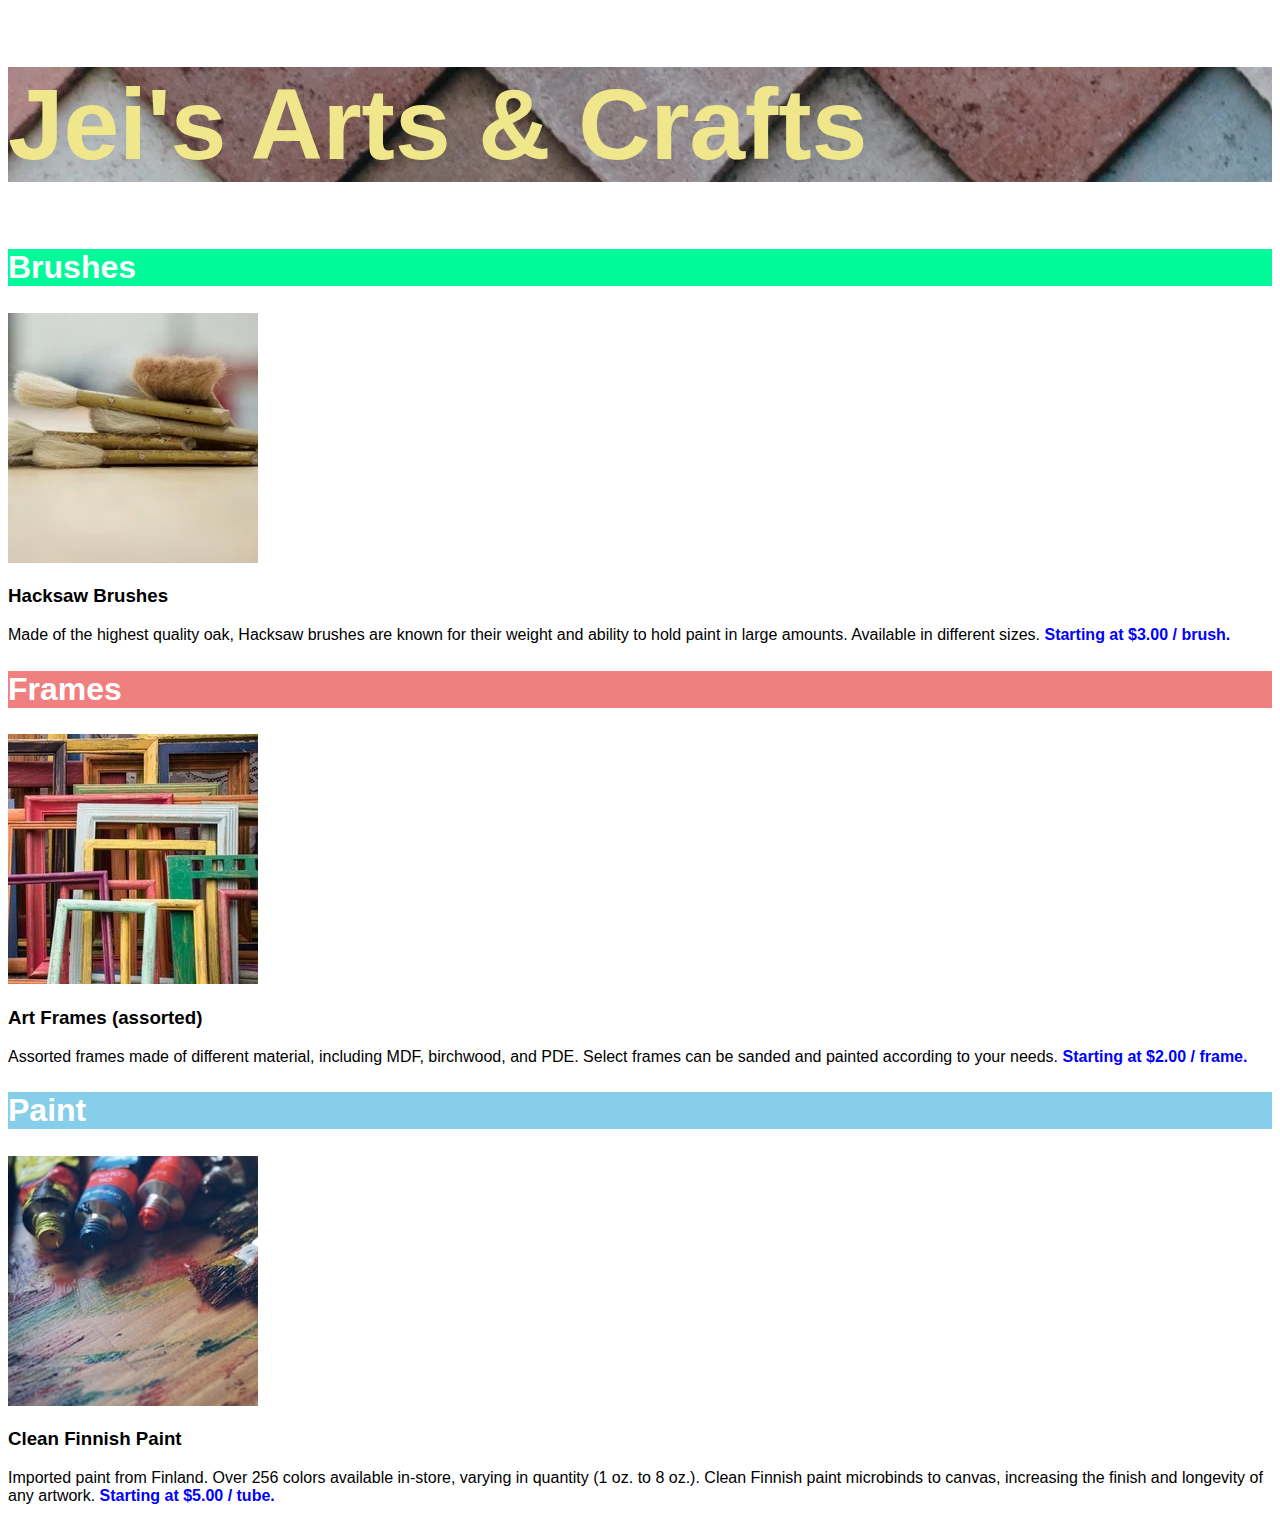
<file: pc001/index.html>
<!DOCTYPE html>
<html>
  <head>
    <title>Jei's Arts & Crafts</title>
    <link href="style.css" rel="stylesheet" />
  </head>

  <body>
    <header>
      <h1>Jei's Arts & Crafts</h1>
    </header>

    <main>
      <div class="brushes">
        <h2 class="title">Brushes</h2>
        <img src="photos/hacksaw.webp" class="image" />
        <figcaption class="caption">
          <h3>Hacksaw Brushes</h3>
        </figcaption>
        <p>
          Made of the highest quality oak, Hacksaw brushes are known for their
          weight and ability to hold paint in large amounts. Available in
          different sizes. <span class="price">Starting at $3.00 / brush.</span>
        </p>
      </div>
      <div class="frames">
        <h2 class="title">Frames</h2>
        <img src="photos/frames.webp" class="image" />
        <figcaption class="caption">
          <h3>Art Frames (assorted)</h3>
        </figcaption>
        <p>
          Assorted frames made of different material, including MDF, birchwood,
          and PDE. Select frames can be sanded and painted according to your
          needs. <span class="price">Starting at $2.00 / frame.</span>
        </p>
      </div>
      <div class="paint">
        <h2 class="title">Paint</h2>
        <img src="photos/finnish.jpeg" class="image" />
        <figcaption class="caption">
          <h3>Clean Finnish Paint</h3>
        </figcaption>
        <p>
          Imported paint from Finland. Over 256 colors available in-store,
          varying in quantity (1 oz. to 8 oz.). Clean Finnish paint microbinds
          to canvas, increasing the finish and longevity of any artwork.
          <span class="price">Starting at $5.00 / tube.</span>
        </p>
      </div>
    </main>
  </body>
</html>
</file>
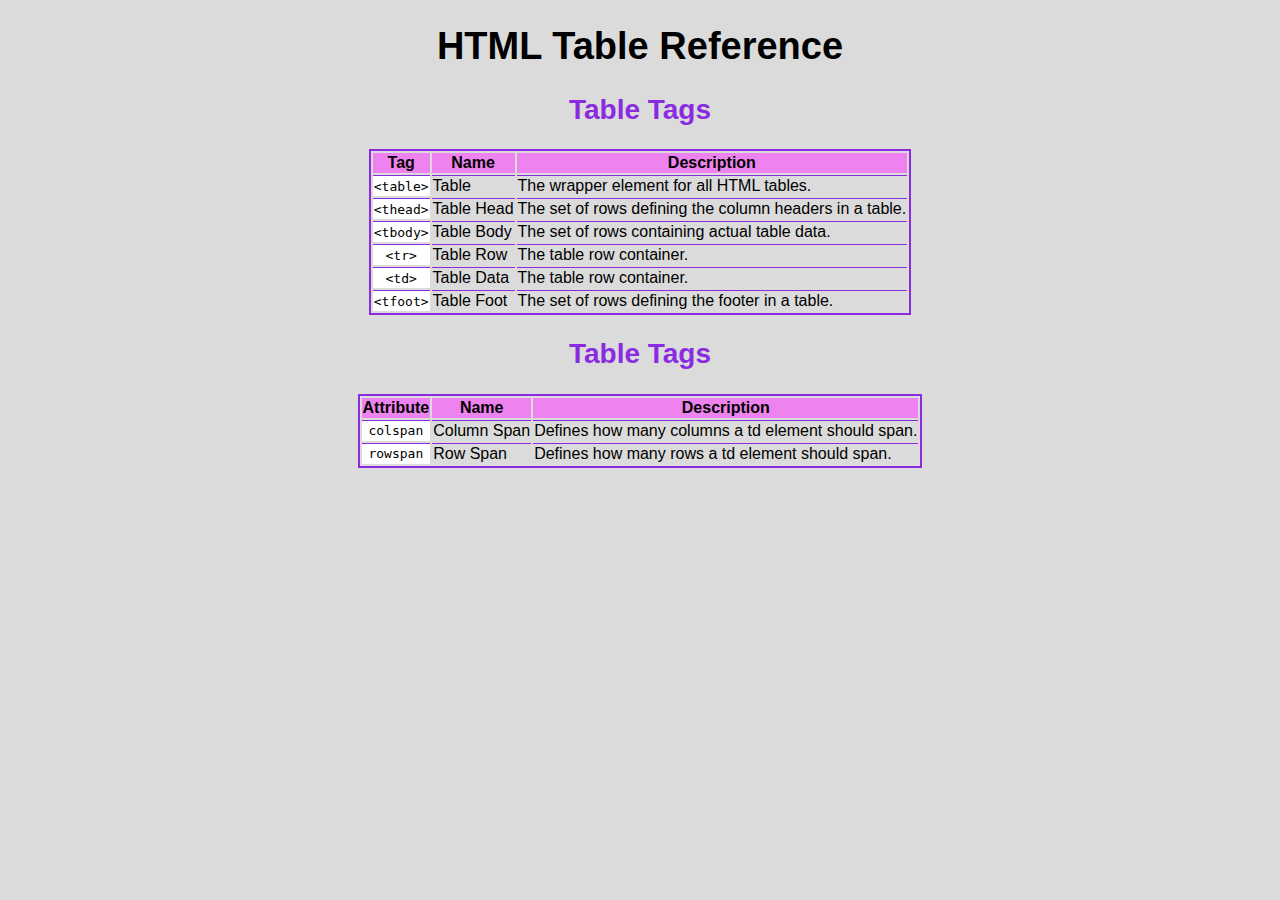
<file: pc002_table/index.html>
<!DOCTYPE html>
<html>
    <head>
        <title>HTML Table</title>
        <link href="style.css" rel="stylesheet">
    </head>

    <body>
        <h1 class="title">HTML Table Reference</h1>
        <h2 class="tableName">Table Tags</h2>
        <table>
            <thead>
                <th>Tag</th>
                <th>Name</th>
                <th>Description</th>
            </thead>
            <tbody>
                <tr>
                    <th>&lt;table&gt;</th>
                    <td>Table</td>
                    <td>The wrapper element for all HTML tables.</td>
                </tr>
                <tr>
                    <th>&lt;thead&gt;</th>
                    <td>Table Head</td>
                    <td>The set of rows defining the column headers in a table.</td>
                </tr>
                <tr>
                    <th>&lt;tbody&gt;</th>
                    <td>Table Body</td>
                    <td>The set of rows containing actual table data.</td>
                </tr>
                <tr>
                    <th>&lt;tr&gt;</th>
                    <td>Table Row</td>
                    <td>The table row container.</td>
                </tr>
                <tr>
                    <th>&lt;td&gt;</th>
                    <td>Table Data</td>
                    <td>The table row container.</td>
                </tr>
                <tr>
                    <th>&lt;tfoot&gt;</th>
                    <td>Table Foot</td>
                    <td>The set of rows defining the footer in a table.</td>
                </tr>
            </tbody>
        </table>

        <h2 class="tableName">Table Tags</h2>
        <table>
            <thead>
                <th>Attribute</th>
                <th>Name</th>
                <th>Description</th>
            </thead>
            <tbody>
                <tr>
                    <th>colspan</th>
                    <td>Column Span</td>
                    <td>Defines how many columns a td element should span.</td>
                </tr>
                <tr>
                    <th>rowspan</th>
                    <td>Row Span</td>
                    <td>Defines how many rows a td element should span.</td>
                </tr>
            </tbody>
        </table>
    </body>
</html>
</file>
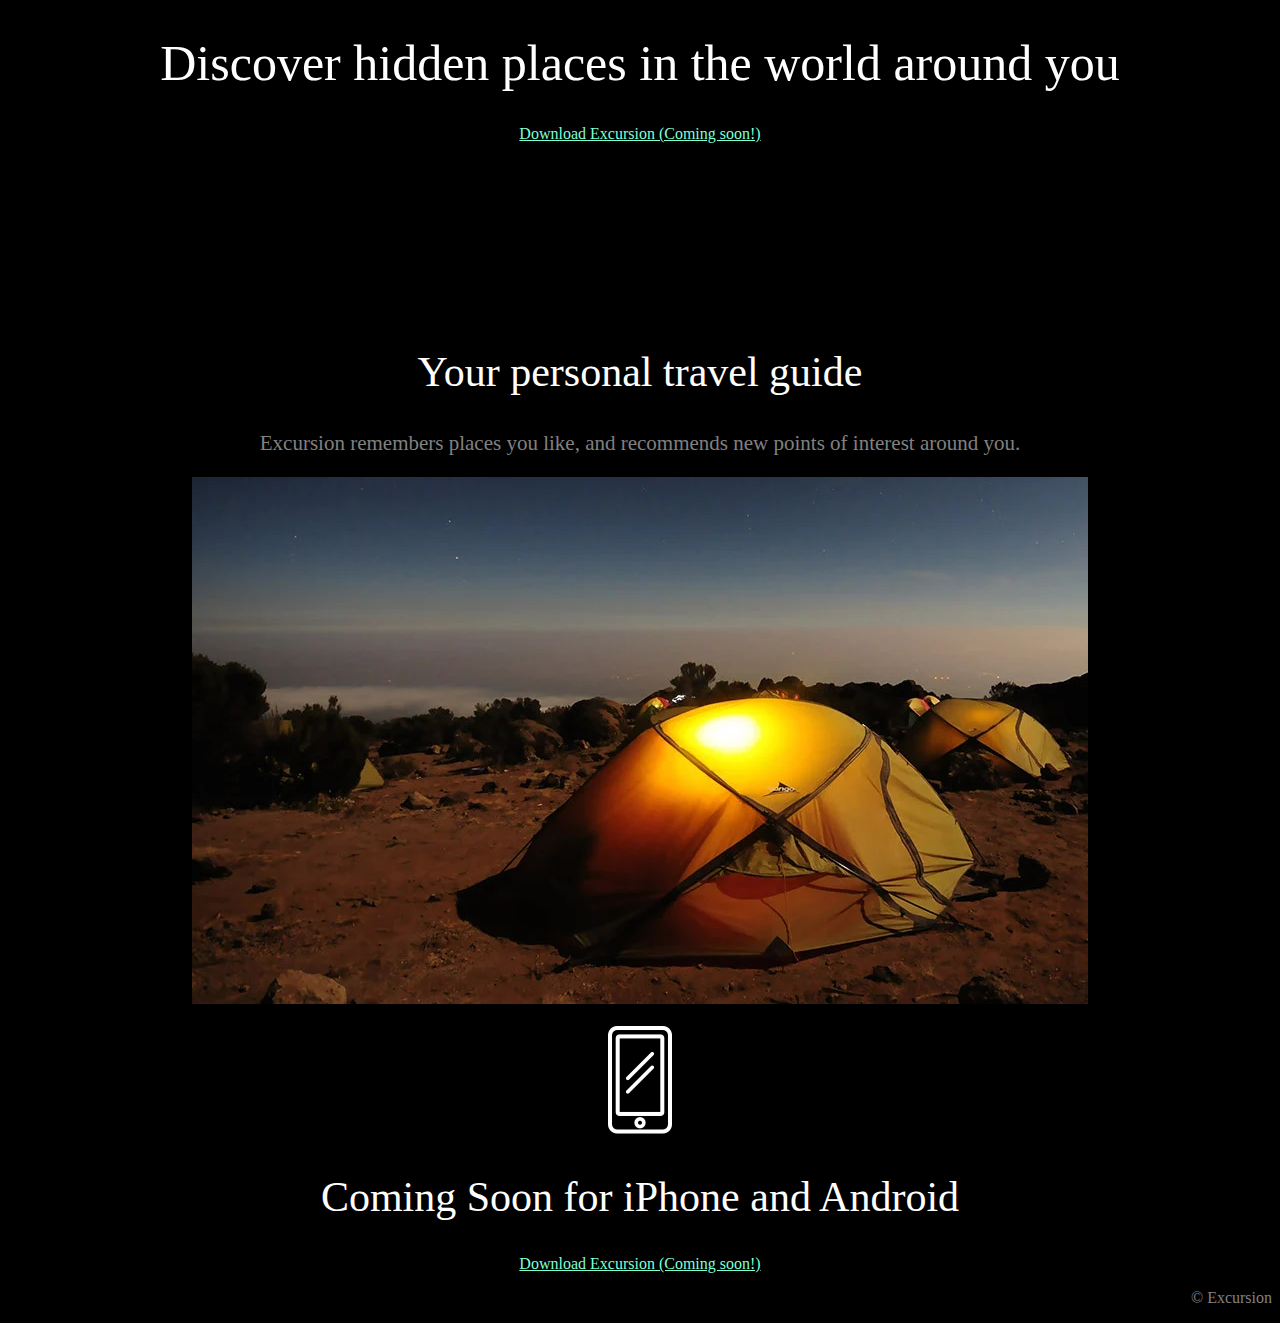
<file: pc003_OP_project_excursion/index.html>
<!DOCTYPE html>
<head>
    <title>Excursion</title>
    <link rel="stylesheet" href="style.css">
</head>

<body>
    <main>
        <div class="intro">
            <h1>Discover hidden places in the world around you</h1>
            <p class="link"><a href="#">Download Excursion (Coming soon!)</a></p>
            <video autoplay muted loop>
                <source src="https://content.codecademy.com/programs/freelance-one/excursion/resources/videos/excursion.mp4" type="video/mp4">
            </video>
        </div>
        <div class="guide">
            <h2>Your personal travel guide</h2>
            <p class="content">Excursion remembers places you like, and recommends new points of interest around you.</p>
            <img src="photo/camp.webp" alt="A picture of a camping trip">
        </div>
        <br>
        <div class="application">
            <img src="photo/phone.webp" alt="A mobile phone icon">
            <h2>Coming Soon for iPhone and Android</h2>
            <p class="link"><a href="#">Download Excursion (Coming soon!)</a></p>
        </div>
    </main>
    <footer>
        <p>© Excursion</p>
    </footer>
</body>
</file>
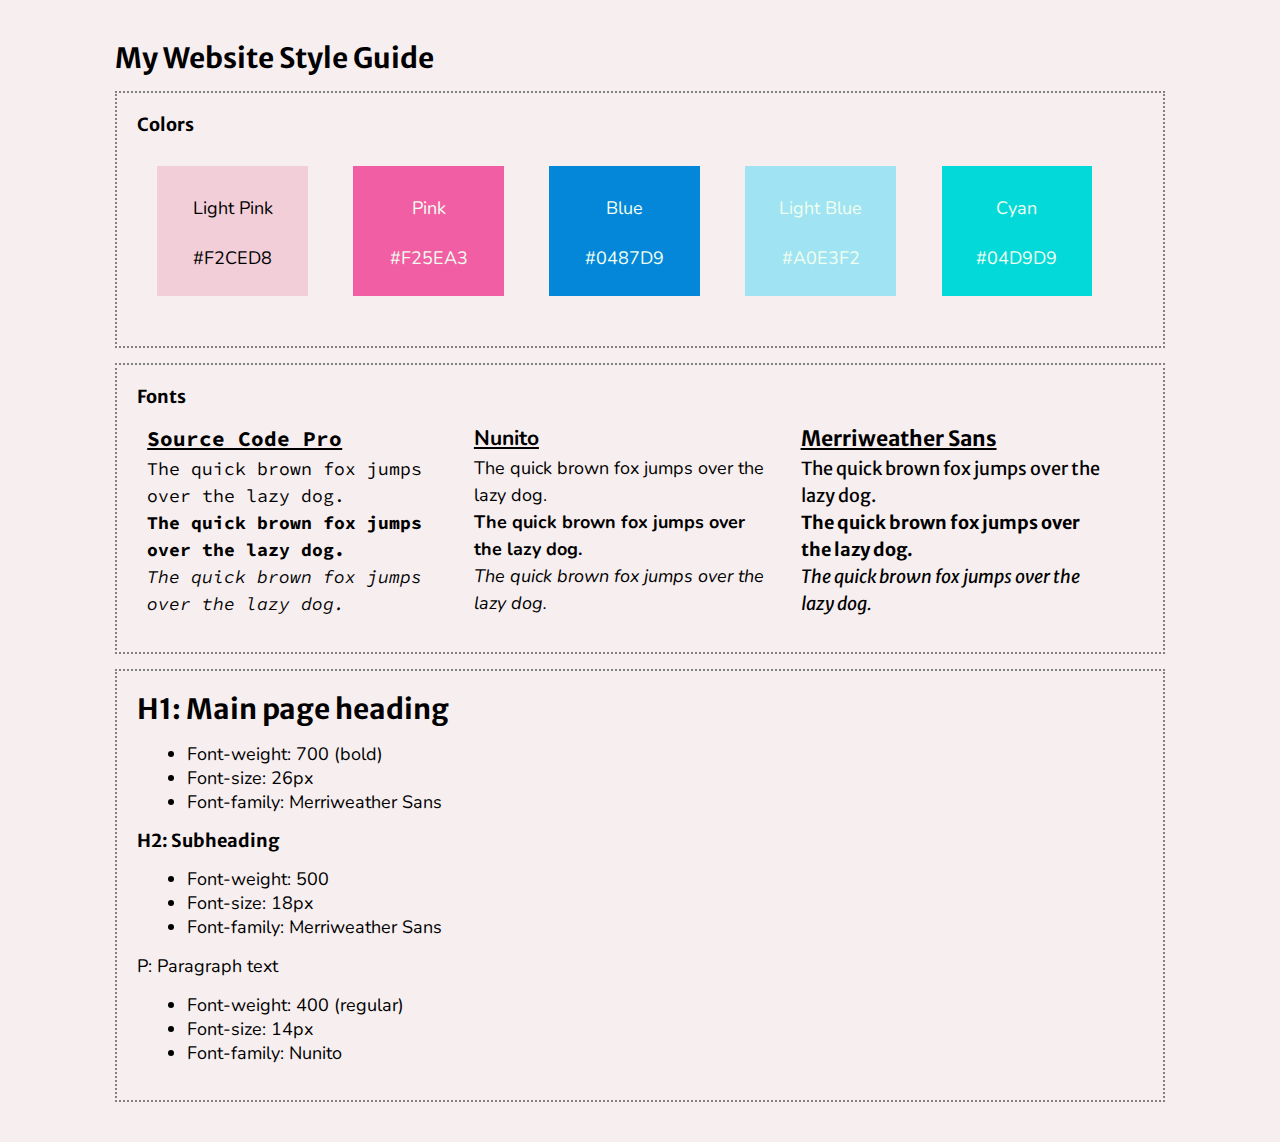
<file: pc004_My_Web_Style_Guide/index.html>
<!DOCTYPE html>
<html>
    <head>
        <title>My Website Style Guide</title>
        <link rel="stylesheet" href="style.css">
        <link rel="preconnect" href="https://fonts.googleapis.com">
<link rel="preconnect" href="https://fonts.gstatic.com" crossorigin>
<link href="https://fonts.googleapis.com/css2?family=Merriweather+Sans:ital,wght@0,400;0,700;1,400;1,700&family=Nunito:ital,wght@0,400;0,700;1,400;1,700&family=Source+Code+Pro:ital,wght@0,400;0,700;1,400;1,700&display=swap" rel="stylesheet">
    </head>
    <body>
        <h1>My Website Style Guide</h1>
        <section class="colors">
            <h2>Colors</h2>
            <div id="lightpink">
                <p>Light Pink</p>
                <p>&#35;F2CED8</p>
            </div>
            <div id="pink">
                <p>Pink</p>
                <p>&#35;F25EA3</p>
            </div>
            <div id="blue">
                <p>Blue</p>
                <p>&#35;0487D9</p>
            </div>
            <div id="lightblue">
                <p>Light Blue</p>
                <p>&#35;A0E3F2</p>
            </div>
            <div id="cyan">
                <p>Cyan</p>
                <p>&#35;04D9D9</p>
            </div>
        </section>

        <section class="fonts">
            <h2>Fonts</h2>
            <div id="font1">
                <h3>Source Code Pro</h3>
                <p class="style1">The quick brown fox jumps over the lazy dog.</p>
                <p class="style2">The quick brown fox jumps over the lazy dog.</p>
                <p class="style3">The quick brown fox jumps over the lazy dog.</p>
            </div>

            <div id="font2">
                <h3>Nunito</h3>
                <p class="style1">The quick brown fox jumps over the lazy dog.</p>
                <p class="style2">The quick brown fox jumps over the lazy dog.</p>
                <p class="style3">The quick brown fox jumps over the lazy dog.</p>
            </div>

            <div id="font3">
                <h3>Merriweather Sans</h3>
                <p class="style1">The quick brown fox jumps over the lazy dog.</p>
                <p class="style2">The quick brown fox jumps over the lazy dog.</p>
                <p class="style3">The quick brown fox jumps over the lazy dog.</p>
            </div>

        </section>

        <section class="Text Styles">
            <h1>H1: Main page heading</h1>
            <ul>
                <li>Font-weight: 700 (bold)</li>
                <li>Font-size: 26px</li>
                <li>Font-family: Merriweather Sans</li>
            </ul>
            <h2>H2: Subheading</h2>
            <ul>
                <li>Font-weight: 500</li>
                <li>Font-size: 18px</li>
                <li>Font-family: Merriweather Sans</li>
            </ul>
            <p>P: Paragraph text</p>
            <ul>
                <li>Font-weight: 400 (regular)</li>
                <li>Font-size: 14px</li>
                <li>Font-family: Nunito</li>
            </ul>
        </section>
    </body>
</html>
</file>
<file: pc001/style.css>
body {
    font-family: Helvetica;
}

header h1 {
    background-image: url("photos/pattern.webp");
    font-size: 100px;
    font-weight: bold;
    color:khaki;
}

.title {
    font-size: 32px;
    font-weight: bold;
    color: white;
}

.brushes h2 {
    background-color: mediumspringgreen;
}

.frames h2 {
    background-color: lightcoral;
}

.paint h2 {
    background-color: skyblue;
}

.price {
    font-weight: bold;
    color: blue;
}
</file>
<file: pc002_table/style.css>
body {
    font-family: Helvetica;
    background-color: rgb(219, 219, 219);
}
.title {
    font-size: 38px;
    text-align: center;
}

.tableName {
    font-size: 28px;
    text-align: center;
    color: blueviolet;
}

table {
    border: 2px solid blueviolet;
    margin: auto;
}

tbody tr th, td {
    border-top: 1px solid blueviolet;
}

thead th {
    background-color: violet;
}

tbody tr th {
    font-family: monospace;
    font-weight: lighter;
    background-color: rgb(255, 255, 255);
}
</file>
<file: pc003_OP_project_excursion/style.css>
body {
    background-color: black;
    text-align: center;
    font-family: verdana;
    color: white;
}

h1 {
    font-weight: normal;
    font-size: 50px;
}

h2 {
    font-weight: 300;
    font-size: 42px;
}

.content {
    font-size: 21px;
    color: gray;
}

.link :link {
    color: aquamarine;
    font-size: 16px;
}

.link :visited{
    color: aquamarine;
}

footer {
    text-align: right;
    color: grey;
}
</file>
<file: pc004_My_Web_Style_Guide/style.css>
@import url('https://fonts.googleapis.com/css2?family=Merriweather+Sans:ital,wght@0,400;0,700;1,400;1,700&family=Nunito:ital,wght@0,400;0,700;1,400;1,700&family=Source+Code+Pro:ital,wght@0,400;0,700;1,400;1,700&display=swap');

* {
    margin: 0;
    padding: 0;
    box-sizing: border-box;
}

body {
    width: 82%;
    margin: 40px auto;
    min-width: 350px;
    background-color: rgb(247, 238, 239);
    font-family: Nunito;
    font-size: 18px;
}

section {
    border: 2px dotted grey;
    padding: 20px;
    margin: 15px 0;
}

section ul {
    margin: 15px 50px;
}

h1 {
    font-weight: 700;
    font-size: 28px;
    font-family: 'Merriweather Sans', sans-serif;
}

h2 {
    font-weight: 700;
    font-size: 18px;
    font-family: 'Merriweather Sans', sans-serif;
}

h3 {

}

.colors div {
    text-align: center;
    width: 15%;
    min-width: 90px;
    height: 130px;
    display: inline-block;
    margin: 30px 2%;
    color: honeydew;
}

.colors div p {
    height: 20px;
    margin: 30px auto;
}

.fonts h3 {
    text-decoration: underline;
}

.fonts div {
    display: inline-block;
    width: 30%;
    min-width: 180px;
    line-height: 1.5;
    vertical-align: top;
    margin: 15px 10px;
}

.style2 {
    font-weight: bold;
}

.style3 {
    font-style: italic;
}

#font1 {
    font-family: 'Source Code Pro';
}

#font2 {
    font-family: Nunito;
}

#font3 {
    font-family: 'Merriweather Sans';
}


#lightpink {
    color: black;
    background-color: #F2CED8;
}

#pink {
    background-color: #F25EA3;
}

#blue {
    background-color: #0487D9;
}

#lightblue {
    background-color: #A0E3F2;
}

#cyan {
    background-color: #04D9D9;
}
</file>
